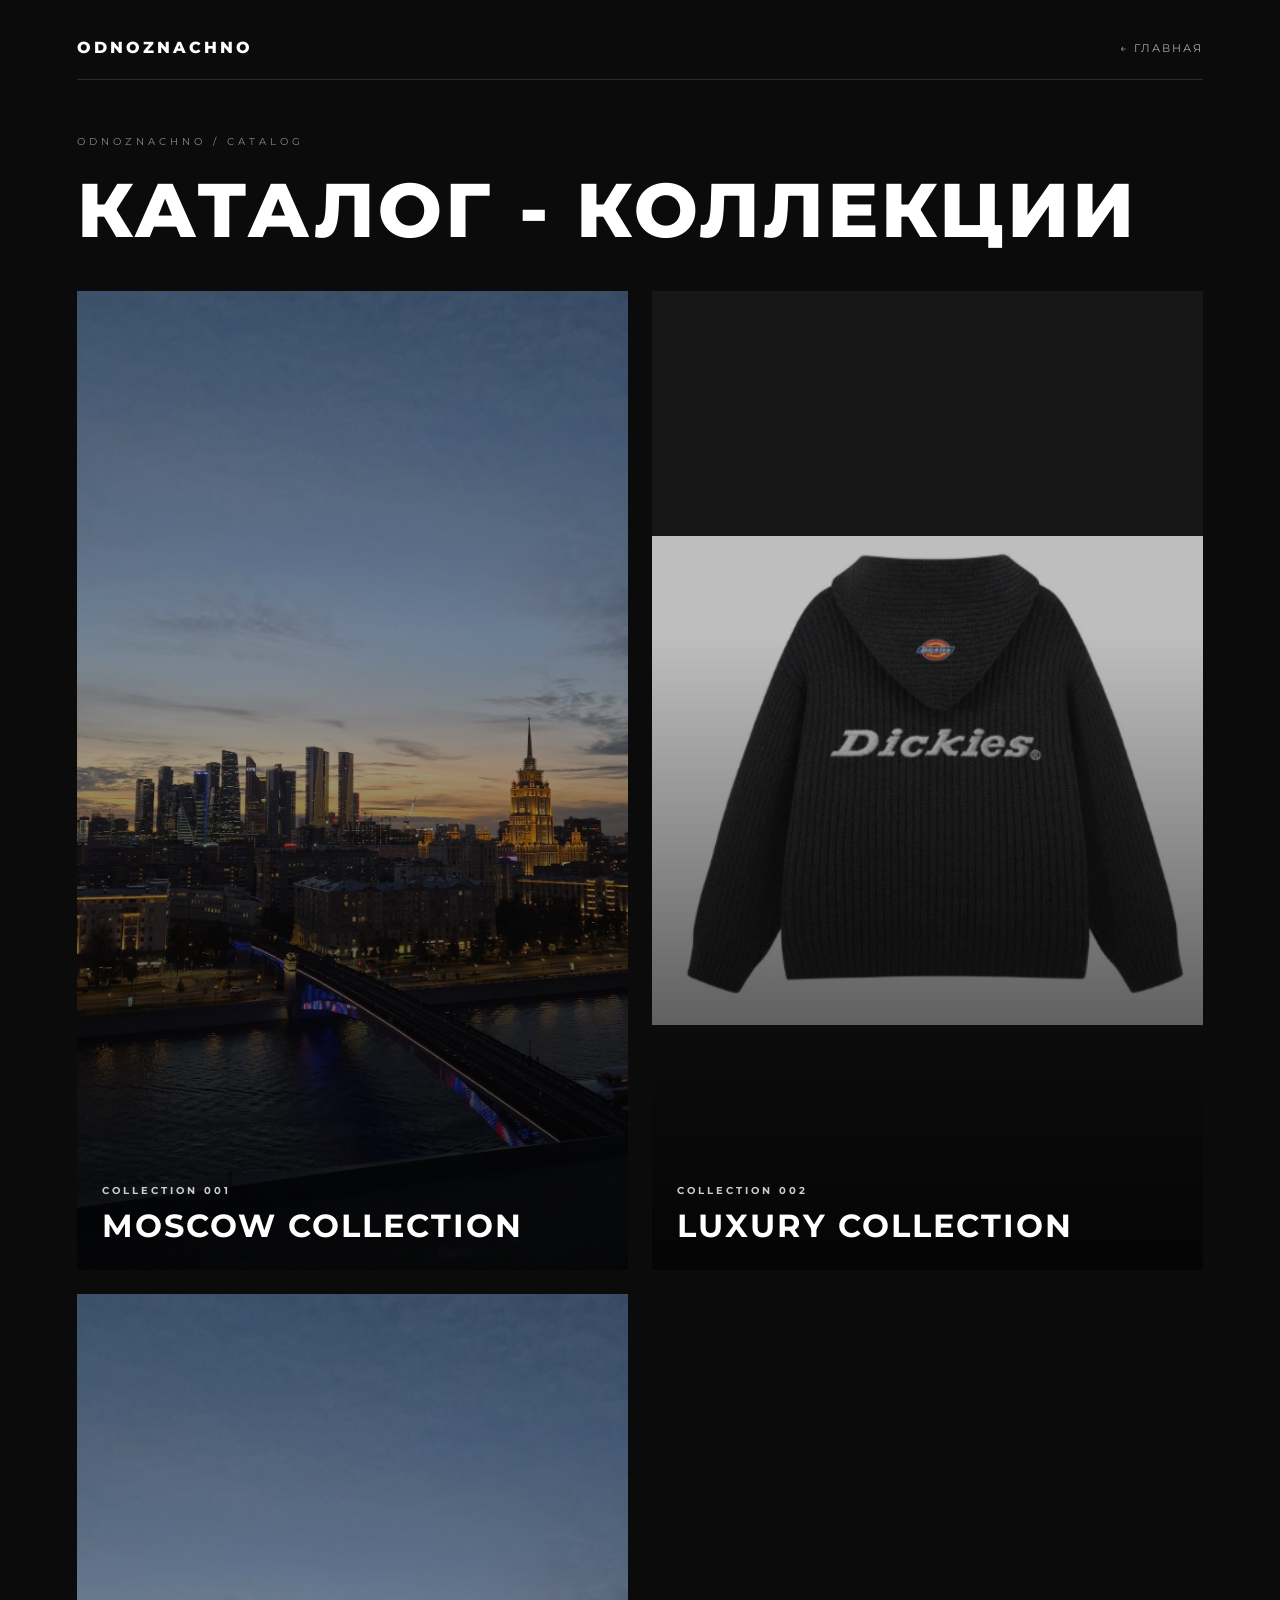
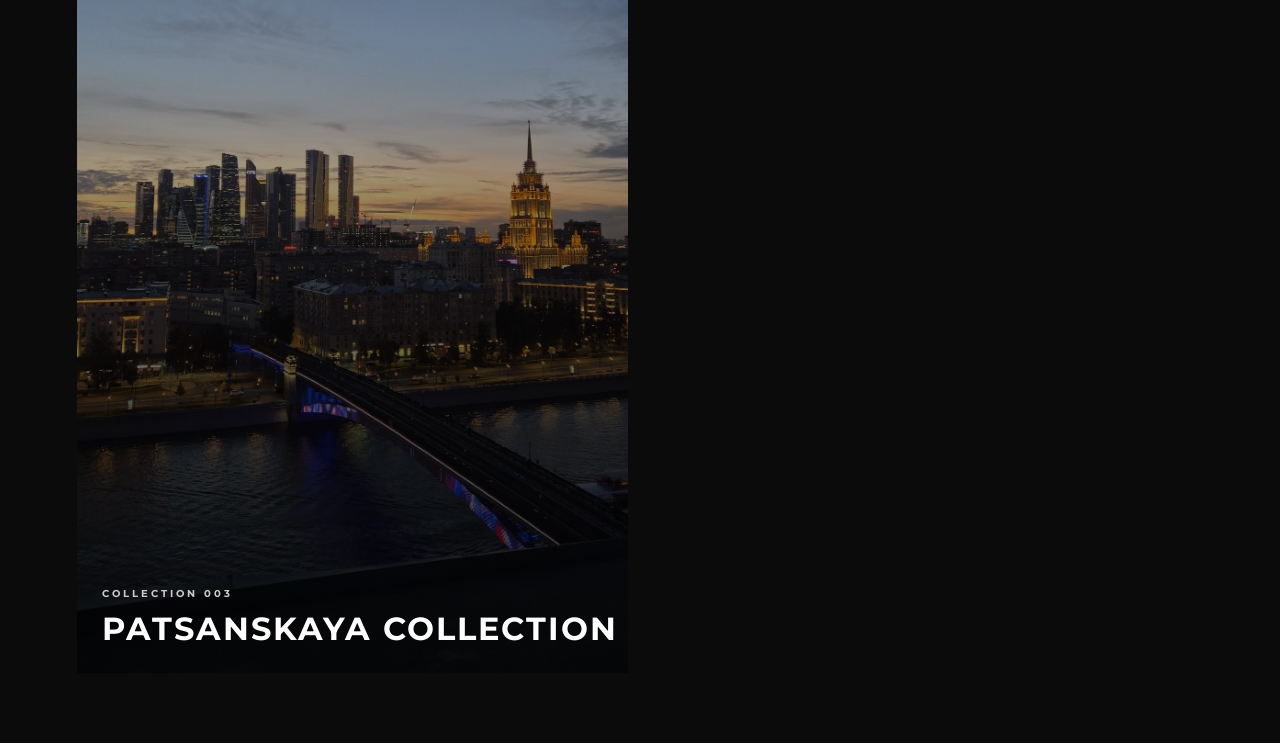
<file: collection/catalog.html>
<!DOCTYPE html><html lang="ru"><head><meta charset="UTF-8"><meta name="viewport" content="width=device-width, initial-scale=1.0"><title>Catalog — ODNOZNACHNO</title><link rel="stylesheet" href="/collection/collections.css"><link rel="preconnect" href="https://fonts.googleapis.com"><link href="https://fonts.googleapis.com/css2?family=Montserrat:wght@400;500;600;700;800&display=swap" rel="stylesheet"></head><body><main class="page"><div class="topline"><a class="brand" href="/index.html">ODNOZNACHNO</a><a class="back" href="/index.html">← ГЛАВНАЯ</a></div><p class="eyebrow">ODNOZNACHNO / CATALOG</p><h1 class="page-title">КАТАЛОГ - КОЛЛЕКЦИИ</h1><div class="collection-grid"><a class="collection-card" href="/collection/moscow-collection.html"><img src="/collection/img/moscow-2.JPG" alt="Moscow Collection"><span class="collection-name"><span class="collection-number">COLLECTION 001</span>MOSCOW COLLECTION</span></a><a class="collection-card" href="/collection/luxury-collection.html"><img src="/collection/img/2026-11-19_11-06-47.png" alt="Luxury Collection"><span class="collection-name"><span class="collection-number">COLLECTION 002</span>LUXURY COLLECTION</span></a><a class="collection-card" href="/collection/patsanskaya-collection.html"><img src="/collection/img/moscow-2.JPG" alt="Patsanskaya Collection"><span class="collection-name"><span class="collection-number">COLLECTION 003</span>PATSANSKAYA COLLECTION</span></a></div></main></body></html>
</file>
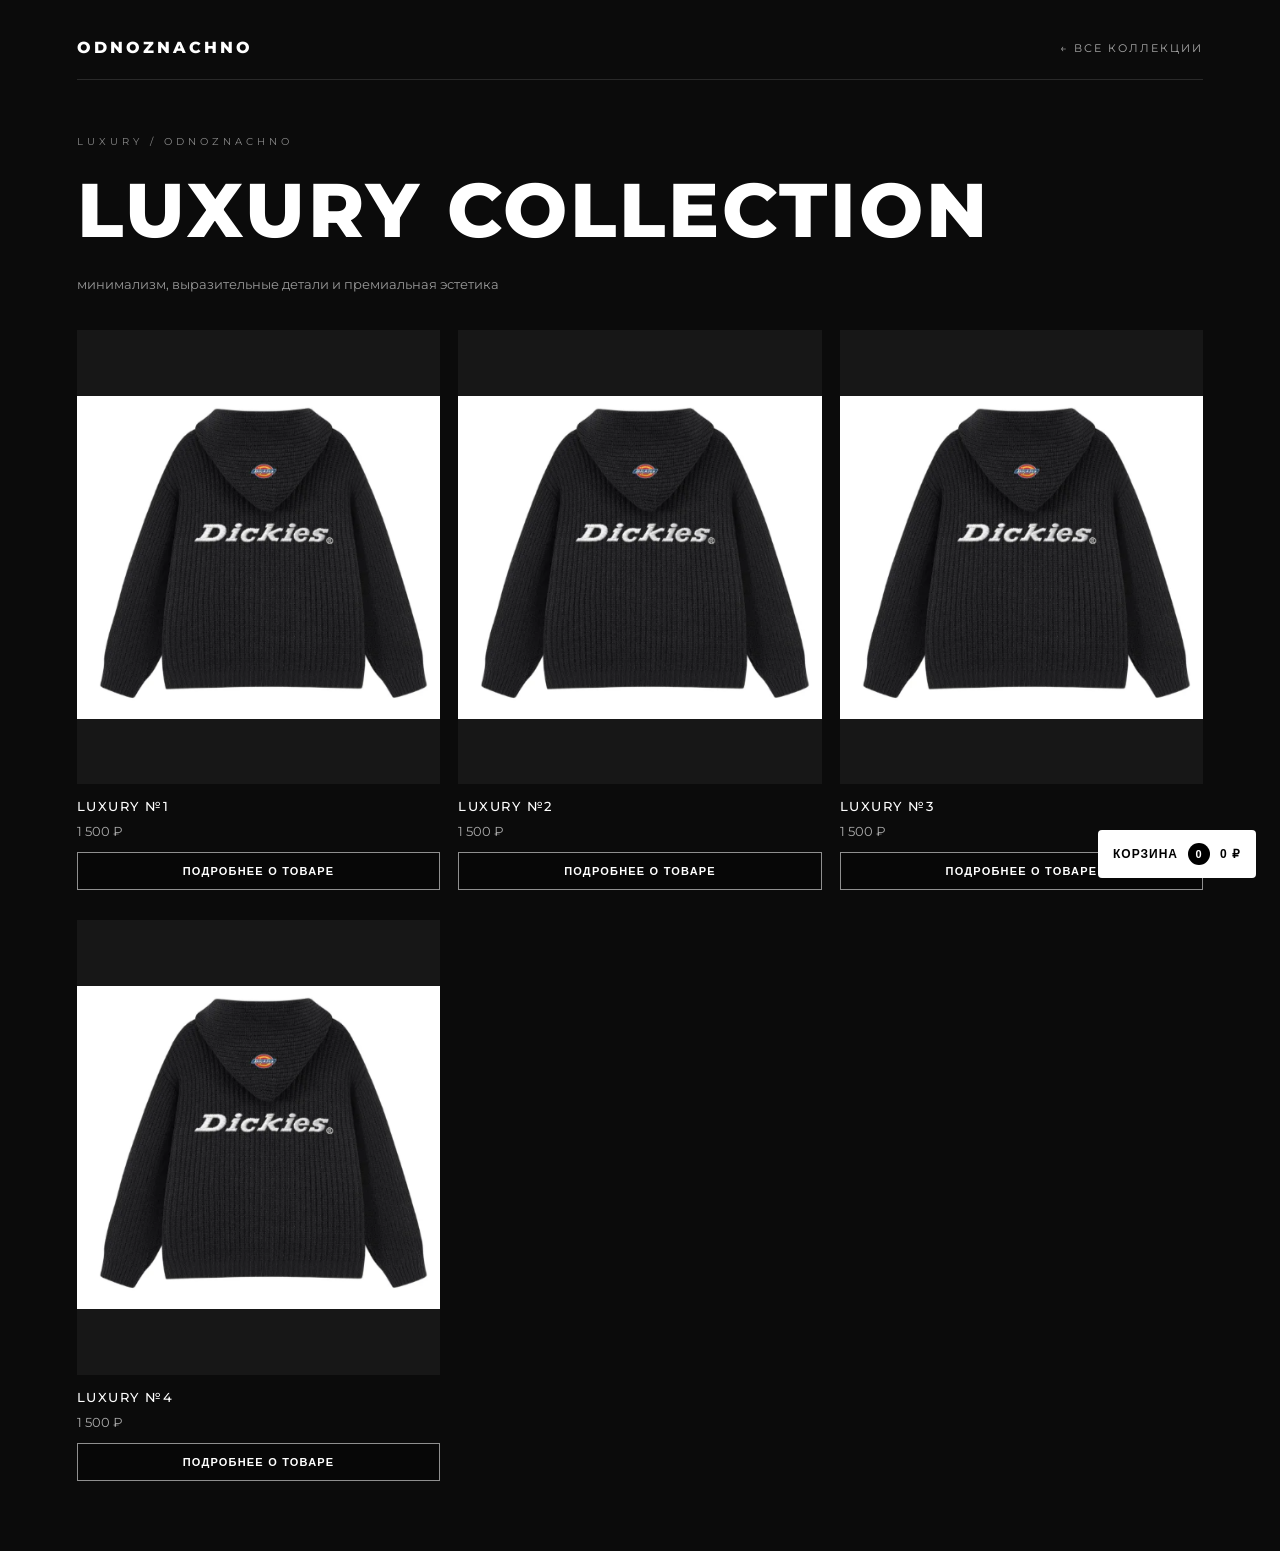
<file: collection/luxury-collection.html>
<!DOCTYPE html><html lang="ru"><head><meta charset="UTF-8"><meta name="viewport" content="width=device-width, initial-scale=1.0"><title>LUXURY COLLECTION — ODNOZNACHNO</title><link rel="stylesheet" href="/collection/collections.css"><link rel="preconnect" href="https://fonts.googleapis.com"><link href="https://fonts.googleapis.com/css2?family=Montserrat:wght@400;500;600;700;800&display=swap" rel="stylesheet"></head><body><main class="page"><div class="topline"><a class="brand" href="/index.html">ODNOZNACHNO</a><a class="back" href="/collection/catalog.html">← ВСЕ КОЛЛЕКЦИИ</a></div><p class="eyebrow">LUXURY / ODNOZNACHNO</p><h1 class="page-title">LUXURY COLLECTION</h1><p class="collection-intro">минимализм, выразительные детали и премиальная эстетика</p><div class="product-grid"><article class="product-item collection-product-card">
<img src="/img/2026-11-19_11-06-47.png" alt="LUXURY №1" class="product-preview" onclick="openProductDetails(0)">
<h2>LUXURY №1</h2>
<p class="collection-product-price">1 500 ₽</p>
<button class="details-button" type="button" onclick="openProductDetails(0)">ПОДРОБНЕЕ О ТОВАРЕ</button>
</article><article class="product-item collection-product-card">
<img src="/img/2026-11-19_11-06-47.png" alt="LUXURY №2" class="product-preview" onclick="openProductDetails(1)">
<h2>LUXURY №2</h2>
<p class="collection-product-price">1 500 ₽</p>
<button class="details-button" type="button" onclick="openProductDetails(1)">ПОДРОБНЕЕ О ТОВАРЕ</button>
</article><article class="product-item collection-product-card">
<img src="/img/2026-11-19_11-06-47.png" alt="LUXURY №3" class="product-preview" onclick="openProductDetails(2)">
<h2>LUXURY №3</h2>
<p class="collection-product-price">1 500 ₽</p>
<button class="details-button" type="button" onclick="openProductDetails(2)">ПОДРОБНЕЕ О ТОВАРЕ</button>
</article><article class="product-item collection-product-card">
<img src="/img/2026-11-19_11-06-47.png" alt="LUXURY №4" class="product-preview" onclick="openProductDetails(3)">
<h2>LUXURY №4</h2>
<p class="collection-product-price">1 500 ₽</p>
<button class="details-button" type="button" onclick="openProductDetails(3)">ПОДРОБНЕЕ О ТОВАРЕ</button>
</article></div></main><script>window.collectionProducts = [{"name": "LUXURY №1", "price": 1500, "images": ["/img/luxury-product-01-1.png", "/img/luxury-product-01-2.png", "/img/luxury-product-01-3.png"], "description": "Футболка ODNOZNACHNO из коллекции LUXURY COLLECTION. NOT JUST CLOTHING. IT'S AN ATTITUDE.", "material": "95% хлопок, 5% лайкра", "fit": "Relaxed Fit", "color": "Чёрный"}, {"name": "LUXURY №2", "price": 1500, "images": ["/img/luxury-product-02-1.png", "/img/luxury-product-02-2.png", "/img/luxury-product-02-3.png"], "description": "Футболка ODNOZNACHNO из коллекции LUXURY COLLECTION. NOT JUST CLOTHING. IT'S AN ATTITUDE.", "material": "95% хлопок, 5% лайкра", "fit": "Relaxed Fit", "color": "Чёрный"}, {"name": "LUXURY №3", "price": 1500, "images": ["/img/luxury-product-03-1.png", "/img/luxury-product-03-2.png", "/img/luxury-product-03-3.png"], "description": "Футболка ODNOZNACHNO из коллекции LUXURY COLLECTION. NOT JUST CLOTHING. IT'S AN ATTITUDE.", "material": "95% хлопок, 5% лайкра", "fit": "Relaxed Fit", "color": "Чёрный"}, {"name": "LUXURY №4", "price": 1500, "images": ["/img/luxury-product-04-1.png", "/img/luxury-product-04-2.png", "/img/luxury-product-04-3.png"], "description": "Футболка ODNOZNACHNO из коллекции LUXURY COLLECTION. NOT JUST CLOTHING. IT'S AN ATTITUDE.", "material": "95% хлопок, 5% лайкра", "fit": "Relaxed Fit", "color": "Чёрный"}];</script>

<!-- PRODUCT DETAILS MODAL -->
<div class="product-details-modal" id="productDetailsModal">
  <div class="product-details-content">
    <button class="product-details-close" type="button" onclick="closeProductDetails()">×</button>
    <div class="details-gallery">
      <div class="details-main-photo">
        <button class="details-photo-arrow prev" type="button" onclick="changeProductPhoto(-1)" aria-label="Предыдущее фото">‹</button>
        <img id="detailsMainImage" src="/img/2026-11-19_11-06-47.png" alt="Фото товара">
        <button class="details-photo-arrow next" type="button" onclick="changeProductPhoto(1)" aria-label="Следующее фото">›</button>
      </div>
      <div class="details-thumbnails" id="detailsThumbnails"></div>
    </div>
    <div class="details-info">
      <p class="details-eyebrow">ODNOZNACHNO / COLLECTION</p>
      <h2 id="detailsProductName">Футболка</h2>
      <p class="details-price" id="detailsProductPrice">1 500 ₽</p>
      <div class="details-description">
        <h3>О ТОВАРЕ</h3>
        <p id="detailsProductDescription">Футболка ODNOZNACHNO.</p>
      </div>
      <div class="details-specs">
        <p>МАТЕРИАЛ <span id="detailsProductMaterial">95% хлопок, 5% лайкра</span></p>
        <p>ПОСАДКА <span id="detailsProductFit">Relaxed Fit</span></p>
        <p>ЦВЕТ <span id="detailsProductColor">Чёрный</span></p>
      </div>
      <button class="details-buy-button" id="detailsBuyButton" type="button">ВЫБРАТЬ РАЗМЕР</button>
      <p class="details-note">Выбор размера и добавление в корзину — на следующем шаге</p>
    </div>
  </div>
</div>

<button class="floating-cart" onclick="openCart()">
  <span>КОРЗИНА</span><span class="cart-counter" id="cartCount">0</span><span id="floatingCartTotal">0 ₽</span>
</button>

<div class="order-modal" id="orderModal">
  <div class="order-content">
    <button class="close-modal" onclick="closeOrder()">×</button>
    <h2>ВЫБОР РАЗМЕРА</h2>
    <p id="orderProduct"></p><p id="orderPrice"></p>
    <h3>Размер</h3>
    <div class="sizes">
      <button onclick="selectSize(this)">M</button>
      <button onclick="selectSize(this)">L</button>
      <button onclick="selectSize(this)">XL</button>
      <button onclick="selectSize(this)">XXL</button>
    </div>
    <p id="sizeError">Сначала выберите размер</p>
    <button class="confirm-order" onclick="addToCart()">ДОБАВИТЬ В КОРЗИНУ</button>
  </div>
</div>

<div class="cart-modal" id="cartModal">
  <div class="cart-content">
    <button class="close-modal" onclick="closeCart()">×</button>
    <h2>ВАША КОРЗИНА</h2>
    <div id="cartItems"></div>
    <div class="cart-total"><span>ИТОГО:</span><span id="cartTotal">0 ₽</span></div>
    <button class="checkout-button" onclick="checkout()">ОФОРМИТЬ ЗАКАЗ</button>
    <button class="continue-button" onclick="closeCart()">ПРОДОЛЖИТЬ ПОКУПКИ</button>
  </div>
</div>

<div class="toast-notification" id="toastNotification">
  <div class="toast-icon"></div>
  <div class="toast-text"><strong></strong><span id="toastMessage"></span></div>
</div>

<script src="/java.js"></script>
</body></html>
</file>
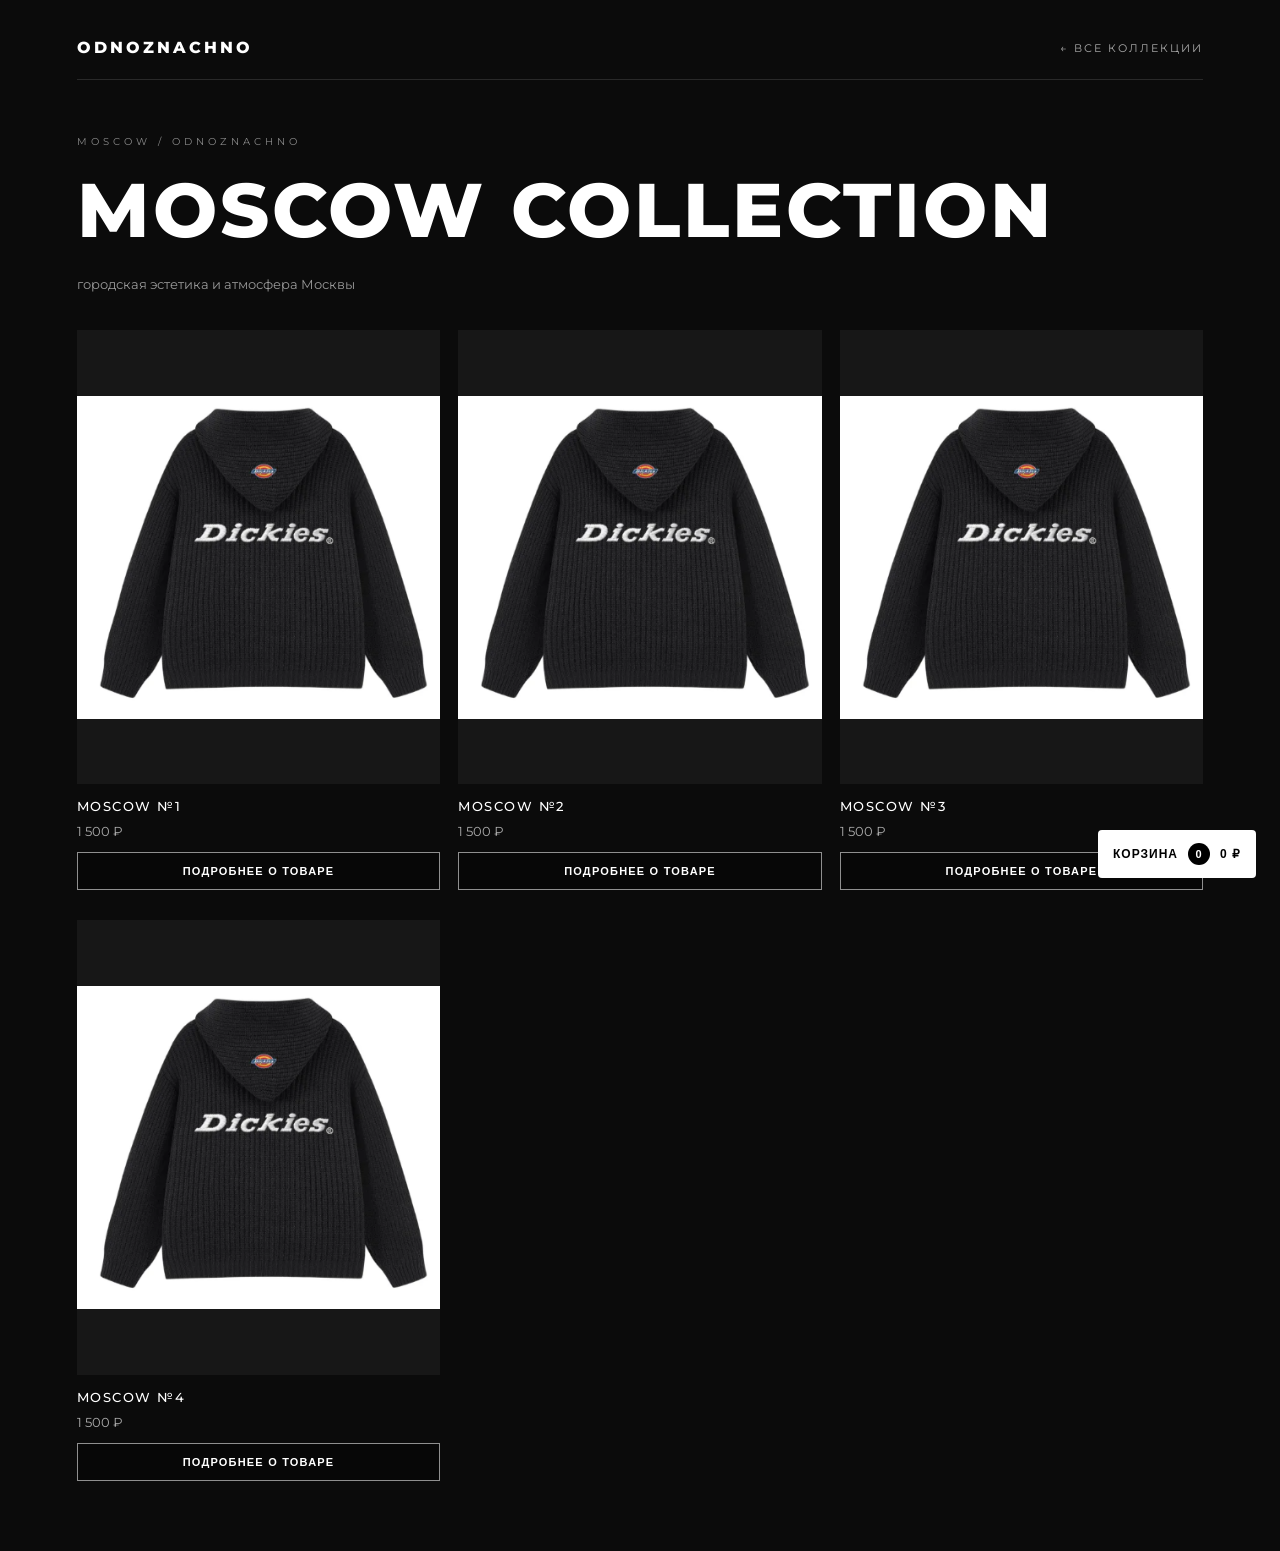
<file: collection/moscow-collection.html>
<!DOCTYPE html><html lang="ru"><head><meta charset="UTF-8"><meta name="viewport" content="width=device-width, initial-scale=1.0"><title>MOSCOW COLLECTION — ODNOZNACHNO</title><link rel="stylesheet" href="/collection/collections.css"><link rel="preconnect" href="https://fonts.googleapis.com"><link href="https://fonts.googleapis.com/css2?family=Montserrat:wght@400;500;600;700;800&display=swap" rel="stylesheet"></head><body><main class="page"><div class="topline"><a class="brand" href="/index.html">ODNOZNACHNO</a><a class="back" href="/collection/catalog.html">← ВСЕ КОЛЛЕКЦИИ</a></div><p class="eyebrow">MOSCOW / ODNOZNACHNO</p><h1 class="page-title">MOSCOW COLLECTION</h1><p class="collection-intro">городская эстетика и атмосфера Москвы</p><div class="product-grid"><article class="product-item collection-product-card">
<img src="/img/2026-11-19_11-06-47.png" alt="MOSCOW №1" class="product-preview" onclick="openProductDetails(0)">
<h2>MOSCOW №1</h2>
<p class="collection-product-price">1 500 ₽</p>
<button class="details-button" type="button" onclick="openProductDetails(0)">ПОДРОБНЕЕ О ТОВАРЕ</button>
</article><article class="product-item collection-product-card">
<img src="/img/2026-11-19_11-06-47.png" alt="MOSCOW №2" class="product-preview" onclick="openProductDetails(1)">
<h2>MOSCOW №2</h2>
<p class="collection-product-price">1 500 ₽</p>
<button class="details-button" type="button" onclick="openProductDetails(1)">ПОДРОБНЕЕ О ТОВАРЕ</button>
</article><article class="product-item collection-product-card">
<img src="/img/2026-11-19_11-06-47.png" alt="MOSCOW №3" class="product-preview" onclick="openProductDetails(2)">
<h2>MOSCOW №3</h2>
<p class="collection-product-price">1 500 ₽</p>
<button class="details-button" type="button" onclick="openProductDetails(2)">ПОДРОБНЕЕ О ТОВАРЕ</button>
</article><article class="product-item collection-product-card">
<img src="/img/2026-11-19_11-06-47.png" alt="MOSCOW №4" class="product-preview" onclick="openProductDetails(3)">
<h2>MOSCOW №4</h2>
<p class="collection-product-price">1 500 ₽</p>
<button class="details-button" type="button" onclick="openProductDetails(3)">ПОДРОБНЕЕ О ТОВАРЕ</button>
</article></div></main><script>window.collectionProducts = [{"name": "MOSCOW №1", "price": 1500, "images": ["/img/moscow-product-01-1.png", "/img/moscow-product-01-2.png", "/img/moscow-product-01-3.png"], "description": "Футболка ODNOZNACHNO из коллекции MOSCOW COLLECTION. NOT JUST CLOTHING. IT'S AN ATTITUDE.", "material": "95% хлопок, 5% лайкра", "fit": "Relaxed Fit", "color": "Чёрный"}, {"name": "MOSCOW №2", "price": 1500, "images": ["/img/moscow-product-02-1.png", "/img/moscow-product-02-2.png", "/img/moscow-product-02-3.png"], "description": "Футболка ODNOZNACHNO из коллекции MOSCOW COLLECTION. NOT JUST CLOTHING. IT'S AN ATTITUDE.", "material": "95% хлопок, 5% лайкра", "fit": "Relaxed Fit", "color": "Чёрный"}, {"name": "MOSCOW №3", "price": 1500, "images": ["/img/moscow-product-03-1.png", "/img/moscow-product-03-2.png", "/img/moscow-product-03-3.png"], "description": "Футболка ODNOZNACHNO из коллекции MOSCOW COLLECTION. NOT JUST CLOTHING. IT'S AN ATTITUDE.", "material": "95% хлопок, 5% лайкра", "fit": "Relaxed Fit", "color": "Чёрный"}, {"name": "MOSCOW №4", "price": 1500, "images": ["/img/moscow-product-04-1.png", "/img/moscow-product-04-2.png", "/img/moscow-product-04-3.png"], "description": "Футболка ODNOZNACHNO из коллекции MOSCOW COLLECTION. NOT JUST CLOTHING. IT'S AN ATTITUDE.", "material": "95% хлопок, 5% лайкра", "fit": "Relaxed Fit", "color": "Чёрный"}];</script>

<!-- PRODUCT DETAILS MODAL -->
<div class="product-details-modal" id="productDetailsModal">
  <div class="product-details-content">
    <button class="product-details-close" type="button" onclick="closeProductDetails()">×</button>
    <div class="details-gallery">
      <div class="details-main-photo">
        <button class="details-photo-arrow prev" type="button" onclick="changeProductPhoto(-1)" aria-label="Предыдущее фото">‹</button>
        <img id="detailsMainImage" src="/img/2026-11-19_11-06-47.png" alt="Фото товара">
        <button class="details-photo-arrow next" type="button" onclick="changeProductPhoto(1)" aria-label="Следующее фото">›</button>
      </div>
      <div class="details-thumbnails" id="detailsThumbnails"></div>
    </div>
    <div class="details-info">
      <p class="details-eyebrow">ODNOZNACHNO / COLLECTION</p>
      <h2 id="detailsProductName">Футболка</h2>
      <p class="details-price" id="detailsProductPrice">1 500 ₽</p>
      <div class="details-description">
        <h3>О ТОВАРЕ</h3>
        <p id="detailsProductDescription">Футболка ODNOZNACHNO.</p>
      </div>
      <div class="details-specs">
        <p>МАТЕРИАЛ <span id="detailsProductMaterial">95% хлопок, 5% лайкра</span></p>
        <p>ПОСАДКА <span id="detailsProductFit">Relaxed Fit</span></p>
        <p>ЦВЕТ <span id="detailsProductColor">Чёрный</span></p>
      </div>
      <button class="details-buy-button" id="detailsBuyButton" type="button">ВЫБРАТЬ РАЗМЕР</button>
      <p class="details-note">Выбор размера и добавление в корзину — на следующем шаге</p>
    </div>
  </div>
</div>

<button class="floating-cart" onclick="openCart()">
  <span>КОРЗИНА</span><span class="cart-counter" id="cartCount">0</span><span id="floatingCartTotal">0 ₽</span>
</button>

<div class="order-modal" id="orderModal">
  <div class="order-content">
    <button class="close-modal" onclick="closeOrder()">×</button>
    <h2>ВЫБОР РАЗМЕРА</h2>
    <p id="orderProduct"></p><p id="orderPrice"></p>
    <h3>Размер</h3>
    <div class="sizes">
      <button onclick="selectSize(this)">M</button>
      <button onclick="selectSize(this)">L</button>
      <button onclick="selectSize(this)">XL</button>
      <button onclick="selectSize(this)">XXL</button>
    </div>
    <p id="sizeError">Сначала выберите размер</p>
    <button class="confirm-order" onclick="addToCart()">ДОБАВИТЬ В КОРЗИНУ</button>
  </div>
</div>

<div class="cart-modal" id="cartModal">
  <div class="cart-content">
    <button class="close-modal" onclick="closeCart()">×</button>
    <h2>ВАША КОРЗИНА</h2>
    <div id="cartItems"></div>
    <div class="cart-total"><span>ИТОГО:</span><span id="cartTotal">0 ₽</span></div>
    <button class="checkout-button" onclick="checkout()">ОФОРМИТЬ ЗАКАЗ</button>
    <button class="continue-button" onclick="closeCart()">ПРОДОЛЖИТЬ ПОКУПКИ</button>
  </div>
</div>

<div class="toast-notification" id="toastNotification">
  <div class="toast-icon"></div>
  <div class="toast-text"><strong></strong><span id="toastMessage"></span></div>
</div>

<script src="/java.js"></script>
</body></html>
</file>
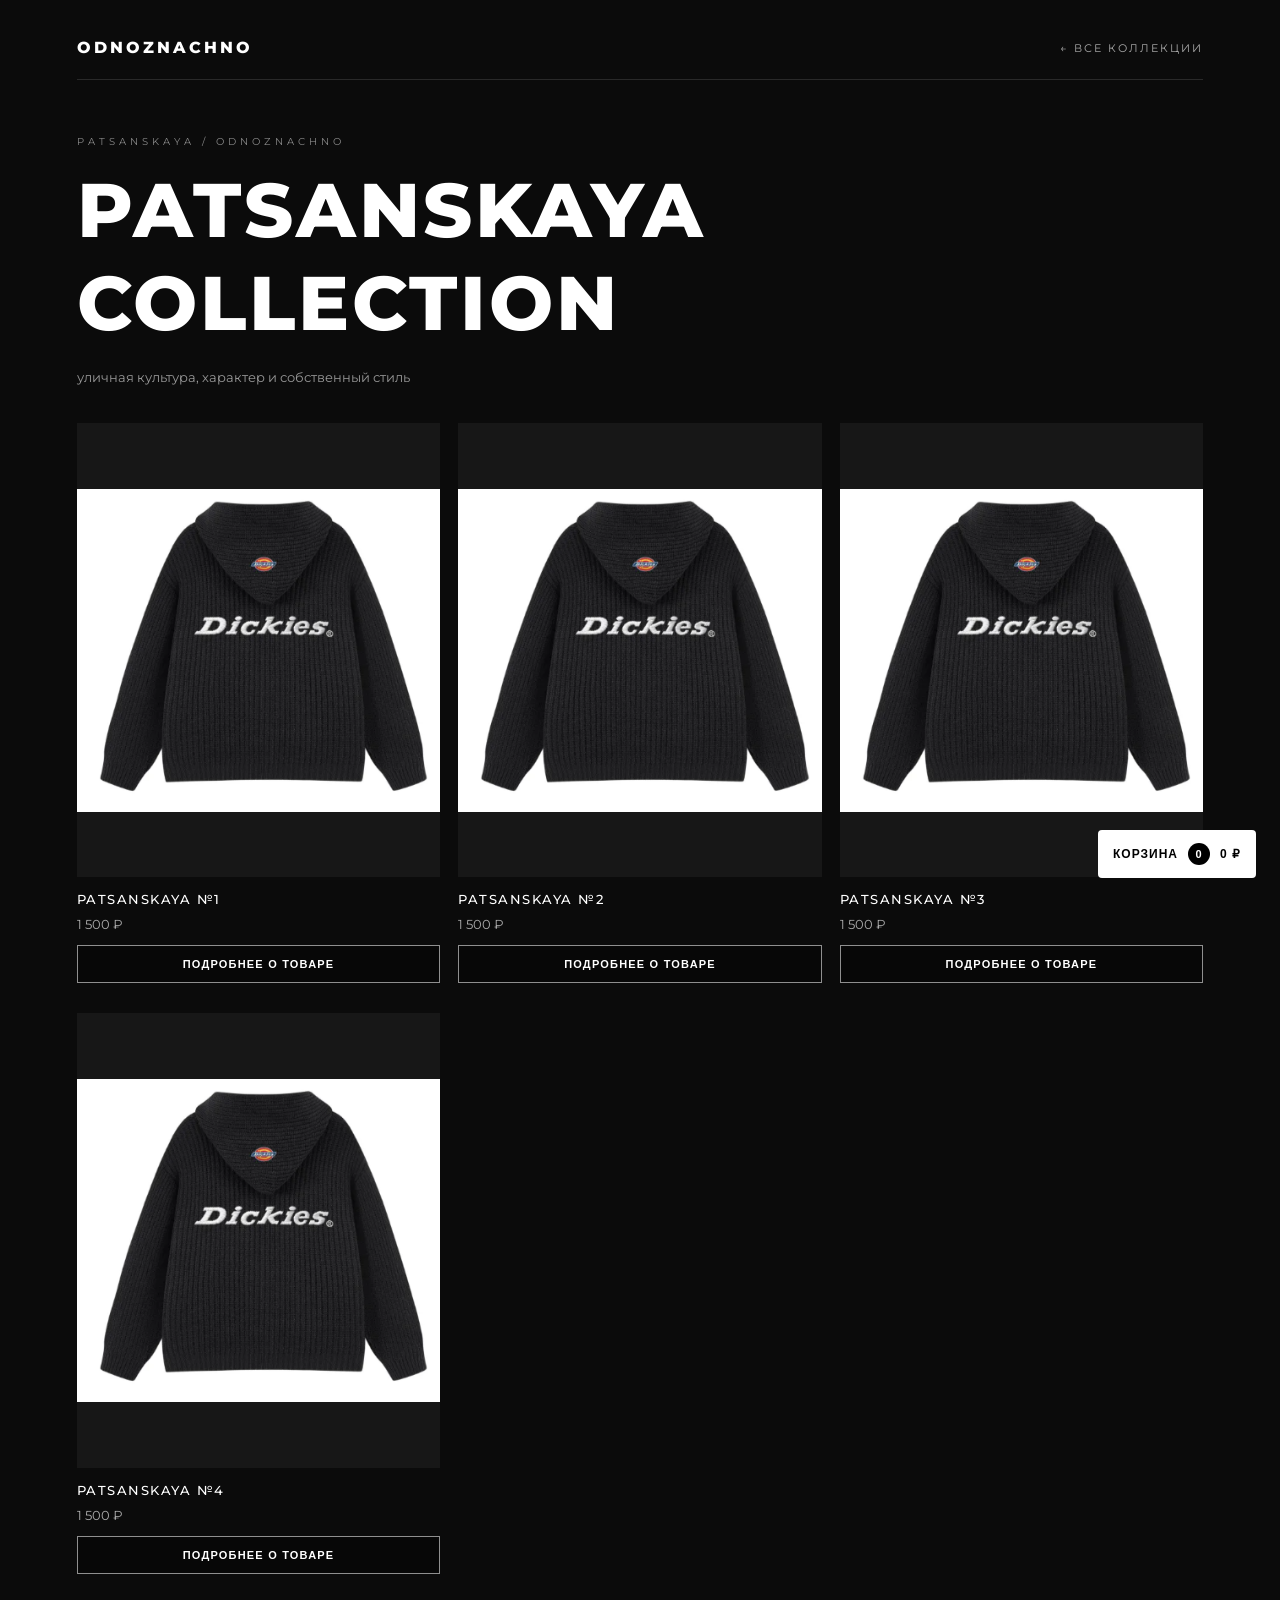
<file: collection/patsanskaya-collection.html>
<!DOCTYPE html><html lang="ru"><head><meta charset="UTF-8"><meta name="viewport" content="width=device-width, initial-scale=1.0"><title>PATSANSKAYA COLLECTION — ODNOZNACHNO</title><link rel="stylesheet" href="/collection/collections.css"><link rel="preconnect" href="https://fonts.googleapis.com"><link href="https://fonts.googleapis.com/css2?family=Montserrat:wght@400;500;600;700;800&display=swap" rel="stylesheet"></head><body><main class="page"><div class="topline"><a class="brand" href="/index.html">ODNOZNACHNO</a><a class="back" href="/collection/catalog.html">← ВСЕ КОЛЛЕКЦИИ</a></div><p class="eyebrow">PATSANSKAYA / ODNOZNACHNO</p><h1 class="page-title">PATSANSKAYA COLLECTION</h1><p class="collection-intro">уличная культура, характер и собственный стиль</p><div class="product-grid"><article class="product-item collection-product-card">
<img src="/img/2026-11-19_11-06-47.png" alt="PATSANSKAYA №1" class="product-preview" onclick="openProductDetails(0)">
<h2>PATSANSKAYA №1</h2>
<p class="collection-product-price">1 500 ₽</p>
<button class="details-button" type="button" onclick="openProductDetails(0)">ПОДРОБНЕЕ О ТОВАРЕ</button>
</article><article class="product-item collection-product-card">
<img src="/img/2026-11-19_11-06-47.png" alt="PATSANSKAYA №2" class="product-preview" onclick="openProductDetails(1)">
<h2>PATSANSKAYA №2</h2>
<p class="collection-product-price">1 500 ₽</p>
<button class="details-button" type="button" onclick="openProductDetails(1)">ПОДРОБНЕЕ О ТОВАРЕ</button>
</article><article class="product-item collection-product-card">
<img src="/img/2026-11-19_11-06-47.png" alt="PATSANSKAYA №3" class="product-preview" onclick="openProductDetails(2)">
<h2>PATSANSKAYA №3</h2>
<p class="collection-product-price">1 500 ₽</p>
<button class="details-button" type="button" onclick="openProductDetails(2)">ПОДРОБНЕЕ О ТОВАРЕ</button>
</article><article class="product-item collection-product-card">
<img src="/img/2026-11-19_11-06-47.png" alt="PATSANSKAYA №4" class="product-preview" onclick="openProductDetails(3)">
<h2>PATSANSKAYA №4</h2>
<p class="collection-product-price">1 500 ₽</p>
<button class="details-button" type="button" onclick="openProductDetails(3)">ПОДРОБНЕЕ О ТОВАРЕ</button>
</article></div></main><script>window.collectionProducts = [{"name": "PATSANSKAYA №1", "price": 1500, "images": ["/img/patsanskaya-product-01-1.png", "/img/patsanskaya-product-01-2.png", "/img/patsanskaya-product-01-3.png"], "description": "Футболка ODNOZNACHNO из коллекции PATSANSKAYA COLLECTION. NOT JUST CLOTHING. IT'S AN ATTITUDE.", "material": "95% хлопок, 5% лайкра", "fit": "Relaxed Fit", "color": "Чёрный"}, {"name": "PATSANSKAYA №2", "price": 1500, "images": ["/img/patsanskaya-product-02-1.png", "/img/patsanskaya-product-02-2.png", "/img/patsanskaya-product-02-3.png"], "description": "Футболка ODNOZNACHNO из коллекции PATSANSKAYA COLLECTION. NOT JUST CLOTHING. IT'S AN ATTITUDE.", "material": "95% хлопок, 5% лайкра", "fit": "Relaxed Fit", "color": "Чёрный"}, {"name": "PATSANSKAYA №3", "price": 1500, "images": ["/img/patsanskaya-product-03-1.png", "/img/patsanskaya-product-03-2.png", "/img/patsanskaya-product-03-3.png"], "description": "Футболка ODNOZNACHNO из коллекции PATSANSKAYA COLLECTION. NOT JUST CLOTHING. IT'S AN ATTITUDE.", "material": "95% хлопок, 5% лайкра", "fit": "Relaxed Fit", "color": "Чёрный"}, {"name": "PATSANSKAYA №4", "price": 1500, "images": ["/img/patsanskaya-product-04-1.png", "/img/patsanskaya-product-04-2.png", "/img/patsanskaya-product-04-3.png"], "description": "Футболка ODNOZNACHNO из коллекции PATSANSKAYA COLLECTION. NOT JUST CLOTHING. IT'S AN ATTITUDE.", "material": "95% хлопок, 5% лайкра", "fit": "Relaxed Fit", "color": "Чёрный"}];</script>

<!-- PRODUCT DETAILS MODAL -->
<div class="product-details-modal" id="productDetailsModal">
  <div class="product-details-content">
    <button class="product-details-close" type="button" onclick="closeProductDetails()">×</button>
    <div class="details-gallery">
      <div class="details-main-photo">
        <button class="details-photo-arrow prev" type="button" onclick="changeProductPhoto(-1)" aria-label="Предыдущее фото">‹</button>
        <img id="detailsMainImage" src="/img/2026-11-19_11-06-47.png" alt="Фото товара">
        <button class="details-photo-arrow next" type="button" onclick="changeProductPhoto(1)" aria-label="Следующее фото">›</button>
      </div>
      <div class="details-thumbnails" id="detailsThumbnails"></div>
    </div>
    <div class="details-info">
      <p class="details-eyebrow">ODNOZNACHNO / COLLECTION</p>
      <h2 id="detailsProductName">Футболка</h2>
      <p class="details-price" id="detailsProductPrice">1 500 ₽</p>
      <div class="details-description">
        <h3>О ТОВАРЕ</h3>
        <p id="detailsProductDescription">Футболка ODNOZNACHNO.</p>
      </div>
      <div class="details-specs">
        <p>МАТЕРИАЛ <span id="detailsProductMaterial">95% хлопок, 5% лайкра</span></p>
        <p>ПОСАДКА <span id="detailsProductFit">Relaxed Fit</span></p>
        <p>ЦВЕТ <span id="detailsProductColor">Чёрный</span></p>
      </div>
      <button class="details-buy-button" id="detailsBuyButton" type="button">ВЫБРАТЬ РАЗМЕР</button>
      <p class="details-note">Выбор размера и добавление в корзину — на следующем шаге</p>
    </div>
  </div>
</div>

<button class="floating-cart" onclick="openCart()">
  <span>КОРЗИНА</span><span class="cart-counter" id="cartCount">0</span><span id="floatingCartTotal">0 ₽</span>
</button>

<div class="order-modal" id="orderModal">
  <div class="order-content">
    <button class="close-modal" onclick="closeOrder()">×</button>
    <h2>ВЫБОР РАЗМЕРА</h2>
    <p id="orderProduct"></p><p id="orderPrice"></p>
    <h3>Размер</h3>
    <div class="sizes">
      <button onclick="selectSize(this)">M</button>
      <button onclick="selectSize(this)">L</button>
      <button onclick="selectSize(this)">XL</button>
      <button onclick="selectSize(this)">XXL</button>
    </div>
    <p id="sizeError">Сначала выберите размер</p>
    <button class="confirm-order" onclick="addToCart()">ДОБАВИТЬ В КОРЗИНУ</button>
  </div>
</div>

<div class="cart-modal" id="cartModal">
  <div class="cart-content">
    <button class="close-modal" onclick="closeCart()">×</button>
    <h2>ВАША КОРЗИНА</h2>
    <div id="cartItems"></div>
    <div class="cart-total"><span>ИТОГО:</span><span id="cartTotal">0 ₽</span></div>
    <button class="checkout-button" onclick="checkout()">ОФОРМИТЬ ЗАКАЗ</button>
    <button class="continue-button" onclick="closeCart()">ПРОДОЛЖИТЬ ПОКУПКИ</button>
  </div>
</div>

<div class="toast-notification" id="toastNotification">
  <div class="toast-icon"></div>
  <div class="toast-text"><strong></strong><span id="toastMessage"></span></div>
</div>

<script src="/java.js"></script>
</body></html>
</file>
<file: collection/collections.css>
*{margin:0;padding:0;box-sizing:border-box}body{background:#0b0b0b;color:#fff;font-family:Montserrat,Arial,sans-serif}.page{min-height:100vh;padding:38px 6% 70px;max-width:1500px;margin:auto}.topline{display:flex;justify-content:space-between;align-items:center;border-bottom:1px solid #292929;padding-bottom:22px;margin-bottom:55px}.brand{font-weight:800;letter-spacing:3px;color:#fff;text-decoration:none}.back{color:#aaa;text-decoration:none;font-size:11px;letter-spacing:2px}.eyebrow{font-size:10px;letter-spacing:4px;color:#888;margin-bottom:15px}.page-title{font-size:clamp(38px,7vw,76px);letter-spacing:3px;font-weight:800;margin-bottom:35px}.collection-grid{display:grid;grid-template-columns:repeat(2,minmax(0,1fr));gap:24px}.collection-card{position:relative;display:block;overflow:hidden;min-height:330px;background:#171717;color:#fff;text-decoration:none}.collection-card img{display:block;width:100%;height:100%;min-height:330px;object-fit:contain;opacity:.72;transition:transform .6s,opacity .4s}.collection-card:hover img{transform:scale(1.04);opacity:.9}.collection-card:after{content:"";position:absolute;inset:0;background:linear-gradient(0deg,rgba(0,0,0,.8),transparent 65%)}.collection-name{position:absolute;z-index:1;left:25px;bottom:25px;font-size:clamp(19px,3vw,32px);font-weight:700;letter-spacing:2px}.collection-number{display:block;font-size:10px;color:#ccc;letter-spacing:3px;margin-bottom:9px}.product-grid{display:grid;grid-template-columns:repeat(3,minmax(0,1fr));gap:30px 18px}.product-item img{width:100%;aspect-ratio:4/5;object-fit:cover;display:block;background:#171717}.product-item h2{font-size:13px;font-weight:500;letter-spacing:1.5px;margin-top:14px}.collection-intro{color:#999;font-size:13px;line-height:1.7;margin-top:-18px;margin-bottom:35px}@media(max-width:700px){.page{padding:24px 15px 45px}.topline{margin-bottom:35px}.collection-grid{grid-template-columns:1fr;gap:15px}.collection-card,.collection-card img{min-height:270px}.collection-name{left:18px;bottom:18px}.product-grid{grid-template-columns:repeat(2,minmax(0,1fr));gap:24px 12px}.product-item h2{font-size:10px;letter-spacing:1px}}
.details-button {
    width: 100%;
    margin-bottom: 9px;
    padding: 12px 8px;
    color: white;
    background: rgba(0, 0, 0, 0.35);
    border: 1px solid rgba(255,255,255,0.55);
    font-size: 11px;
    font-weight: 700;
    letter-spacing: 1.2px;
    cursor: pointer;
    transition: .25s ease;
}

.details-button:hover {
    background: white;
    color: black;
}

.product-details-modal {
    display: none;
    position: fixed;
    inset: 0;
    z-index: 3000;
    align-items: center;
    justify-content: center;
    padding: 22px;
    background: rgba(0,0,0,.82);
    backdrop-filter: blur(9px);
}

.product-details-content {
    position: relative;
    display: grid;
    grid-template-columns: minmax(0, 1.05fr) minmax(0, .95fr);
    gap: 38px;
    width: min(1050px, 100%);
    max-height: 90vh;
    overflow-y: auto;
    padding: 34px;
    color: white;
    border: 1px solid rgba(255,255,255,.25);
    background:
        linear-gradient(rgba(0,0,0,.78), rgba(0,0,0,.88)),
        url("") center / cover;
}

.product-details-close {
    position: absolute;
    z-index: 2;
    top: 10px;
    right: 17px;
    border: 0;
    background: transparent;
    color: white;
    font-size: 35px;
    line-height: 1;
    cursor: pointer;
}

.details-gallery {
    min-width: 0;
}

.details-main-photo {
    position: relative;
    width: 100%;
    background: rgba(0,0,0,.35);
}

.details-main-photo > img {
    display: block;
    width: 100%;
    aspect-ratio: 4 / 5;
    object-fit: contain;
}

.details-photo-arrow {
    position: absolute;
    top: 50%;
    z-index: 1;
    transform: translateY(-50%);
    width: 38px;
    height: 48px;
    align-items: center;
    justify-content: center;
    border: 1px solid rgba(255,255,255,.5);
    background: rgba(0,0,0,.55);
    color: white;
    font-size: 28px;
    cursor: pointer;
}

.details-photo-arrow.prev { left: 10px; }
.details-photo-arrow.next { right: 10px; }

.details-thumbnails {
    display: flex;
    gap: 9px;
    margin-top: 10px;
    overflow-x: auto;
}

.details-thumbnail {
    flex: 0 0 65px;
    padding: 0;
    border: 1px solid rgba(255,255,255,.25);
    background: transparent;
    opacity: .65;
    cursor: pointer;
}

.details-thumbnail.active {
    border-color: white;
    opacity: 1;
}

.details-thumbnail img {
    display: block;
    width: 100%;
    aspect-ratio: 1;
    object-fit: contain;
}

.details-info {
    align-self: center;
    padding: 12px 5px;
}

.details-eyebrow {
    color: #aaa;
    font-size: 10px;
    letter-spacing: 3px;
    margin-bottom: 18px;
}

.details-info h2 {
    font-size: clamp(24px, 3vw, 36px);
    letter-spacing: 1px;
    margin: 0 0 12px;
}

.details-price {
    font-size: 20px;
    margin-bottom: 35px;
}

.details-description h3 {
    font-size: 11px;
    letter-spacing: 2px;
    margin-bottom: 12px;
}

.details-description p {
    color: #c4c4c4;
    font-size: 13px;
    line-height: 1.8;
}

.details-specs {
    margin: 28px 0;
    border-top: 1px solid rgba(255,255,255,.2);
}

.details-specs p {
    display: flex;
    justify-content: space-between;
    gap: 12px;
    padding: 13px 0;
    border-bottom: 1px solid rgba(255,255,255,.15);
    color: #999;
    font-size: 10px;
    letter-spacing: 1px;
}

.details-specs span {
    color: white;
    text-align: right;
    font-size: 11px;
    letter-spacing: 0;
}

.details-buy-button {
    width: 100%;
    padding: 16px;
    border: 1px solid white;
    background: white;
    color: black;
    font-size: 12px;
    font-weight: 800;
    letter-spacing: 1.5px;
    cursor: pointer;
    transition: .25s;
}

.details-buy-button:hover {
    background: transparent;
    color: white;
}

.details-note {
    margin-top: 12px;
    color: #888;
    font-size: 10px;
    line-height: 1.6;
    text-align: center;
}

/* NEW DROP SLIDER */

.order-modal {
    display: none;
    position: fixed;
    inset: 0;
    background: rgba(0, 0, 0, 0.85);
    z-index: 1000;
    justify-content: center;
    align-items: center;
    padding: 15px;
}

/* ОКНО ВЫБОРА РАЗМЕРА */

.order-content {
    position: relative;

    background:
        linear-gradient(
            rgba(0, 0, 0, 0.75),
            rgba(0, 0, 0, 0.82)
        ),
        url("");

    background-size: cover;
    background-position: center;

    color: white;
    border: 1px solid rgba(255,255,255,0.3);

    padding: 35px 25px;
    width: 100%;
    max-width: 420px;
    
    text-align: center;
}

/* ЗАГОЛОВОК */

.order-content h2 {
    font-family: 'Montserrat', sans-serif;
    font-size: 20px;
    letter-spacing: 2px;
    margin-bottom: 25px;
}

/* НАЗВАНИЕ И ЦЕНА */

#orderProduct {
    font-size: 16px;
    margin-bottom: 10px;
}

#orderPrice {
    color: #ddd;
    font-size: 15px;
}

/* ВЫБОР РАЗМЕРА */

.order-content h3 {
    margin: 25px 0 15px;
    font-size: 14px;
    letter-spacing: 1px;
}

.sizes {
    display: flex;
    justify-content: center;
    gap: 10px;
}

.sizes button {
    width: 55px;
    height: 45px;

    background: rgba(0,0,0,0.45);
    color: white;

    border: 1px solid rgba(255,255,255,0.5);

    cursor: pointer;
    transition: 0.3s;
}

.sizes button:hover,
.sizes button.active {
    background: white;
    color: black;
    border-color: white;
}

/* КНОПКА ДОБАВЛЕНИЯ */

.confirm-order {
    width: 100%;
    margin-top: 25px;
    padding: 15px;

    background: white;
    color: black;
    border: none;

    font-family: 'Montserrat', sans-serif;
    font-weight: 700;
    letter-spacing: 1px;

    cursor: pointer;
    transition: 0.3s;
}

.confirm-order:hover {
    background: #ccc;
}

/* КРЕСТИК */

.close-modal {
    color: white;
    background: transparent;
}

/* МОБИЛЬНАЯ ВЕРСИЯ */

@media (max-width: 480px) {
    .order-content {
        padding: 30px 18px;
    }

    .sizes {
        gap: 7px;
    }

    .sizes button {
        flex: 1;
        max-width: 60px;
    }
}

#orderProduct {
    margin-bottom: 10px;
}

#orderPrice {
    color: #aaa;
}

.close-modal {
    position: absolute;
    top: 10px;
    right: 15px;
    background: none;
    border: none;
    color: white;
    font-size: 30px;
    cursor: pointer;
}

.sizes {
    display: flex;
    justify-content: center;
    gap: 10px;
}

.sizes button {
    width: 55px;
    height: 45px;
    background: transparent;
    color: white;
    border: 1px solid #666;
    cursor: pointer;
}

.sizes button.active {
    background: white;
    color: black;
    border-color: white;
}

#sizeError {
    color: #ff5555;
    font-size: 13px;
    margin-top: 12px;
    display: none;
}

.confirm-order {
    width: 100%;
    margin-top: 25px;
    padding: 15px;
    background: white;
    color: black;
    border: none;
    cursor: pointer;
    font-weight: bold;
}

.confirm-order:hover {
    background: #ccc;
}

/* МОБИЛЬНАЯ ВЕРСИЯ */

@media (max-width: 480px) {
    .order-content {
        padding: 30px 18px;
    }

    .order-content h2 {
        font-size: 17px;
    }

    .sizes {
        gap: 7px;
    }

    .sizes button {
        flex: 1;
        max-width: 60px;
    }
}



/* КНОПКА КОРЗИНЫ */

.cart-button {
    display: flex;
    align-items: center;
    gap: 10px;
    background: transparent;
    color: white;
    border: 1px solid white;
    padding: 12px 18px;
    cursor: pointer;
    font-size: 14px;
}

/* ОКНО КОРЗИНЫ */

.cart-modal {
    display: none;
    position: fixed;
    inset: 0;
    background: rgba(0, 0, 0, 0.88);
    z-index: 1001;
    justify-content: center;
    align-items: center;
    padding: 15px;
}

.cart-content {
    position: relative;
    background:
        linear-gradient(
            rgba(0, 0, 0, 0.72),
            rgba(0, 0, 0, 0.82)
        ),
        url();

    background-size: cover;
    background-position: center;

    color: white;
    border: 1px solid rgba(255,255,255,0.3);

    padding: 35px 25px;
    width: 100%;
    max-width: 500px;
    max-height: 85vh;
    overflow-y: auto;

    backdrop-filter: blur(10px);
}


.cart-item {
    background: rgba(0, 0, 0, 0.35);
    padding: 15px;
    margin-bottom: 8px;
}

.cart-total {
    background: rgba(0, 0, 0, 0.5);
    padding: 15px;
}

.checkout-button {
    background: rgba(255, 255, 255, 0.95);
    color: black;
}

/* ТОВАР В КОРЗИНЕ */

.cart-item {
    display: flex;
    justify-content: space-between;
    align-items: center;
    gap: 10px;
    padding: 15px 0;
    border-bottom: 1px solid #333;
}

.cart-item-info {
    flex: 1;
}

.cart-item-info p {
    margin-bottom: 6px;
    font-size: 14px;
}

.cart-item-info span {
    color: #999;
    font-size: 13px;
}

.remove-item {
    background: transparent;
    border: none;
    color: #ff5555;
    font-size: 20px;
    cursor: pointer;
    padding: 8px;
}

/* ИТОГОВАЯ СУММА */

.cart-total {
    display: flex;
    justify-content: space-between;
    margin-top: 25px;
    padding: 15px 0;
    font-size: 18px;
    font-weight: bold;
}

/* КНОПКИ КОРЗИНЫ */

.checkout-button,
.continue-button {
    width: 100%;
    padding: 15px;
    cursor: pointer;
    font-size: 13px;
    font-weight: bold;
}

.checkout-button {
    background: white;
    color: black;
    border: 1px solid white;
}

.continue-button {
    margin-top: 10px;
    background: transparent;
    color: white;
    border: 1px solid #555;
}

.checkout-button:hover {
    background: #ccc;
}

.continue-button:hover {
    background: #222;
}

/* ПУСТАЯ КОРЗИНА */

.empty-cart {
    text-align: center;
    color: #999;
    padding: 30px 0;
}


/* ПЛАВАЮЩАЯ КОРЗИНА */

/* КОМПАКТНАЯ КОРЗИНА СПРАВА */

.floating-cart {
    position: fixed;
    bottom: 25px;
    right: 25px;

    width: auto;
    min-width: 145px;
    min-height: 48px;

    display: flex;
    align-items: center;
    justify-content: center;
    gap: 12px;

    padding: 10px 16px;

    background: white;
    color: black;
    border: none;
    border-radius: 4px;

    font-size: 12px;
    font-weight: bold;
    letter-spacing: 1px;

    cursor: pointer;
    z-index: 999;
    transform: none;
    transition: 0.3s;
}

.floating-cart:hover {
    background: #ccc;
}

.cart-counter {
    background: black;
    color: white;
    border-radius: 50%;

    min-width: 22px;
    height: 22px;

    display: flex;
    align-items: center;
    justify-content: center;

    font-size: 11px;
}

@media (max-width: 480px) {
    .floating-cart {
        right: 15px;
        bottom: 15px;
        min-width: 125px;
        min-height: 43px;
        padding: 9px 12px;
        font-size: 11px;
        gap: 8px;
    }
}



.collection-product-card { min-width:0; }
.collection-product-card .product-preview { width:100%; aspect-ratio:4/5; object-fit:contain; display:block; background:#171717; cursor:pointer; }
.collection-product-card h2 { font-size:13px; font-weight:500; letter-spacing:1.5px; margin-top:14px; }
.collection-product-card .collection-product-price { color:#aaa; font-size:13px; margin:9px 0 13px; }
.collection-product-card .details-button { margin:0; }
.floating-cart { position:fixed; right:24px; bottom:22px; z-index:999; display:flex; align-items:center; gap:10px; padding:11px 15px; border:0; background:#fff; color:#000; cursor:pointer; font-weight:700; }
.cart-counter { display:inline-flex; align-items:center; justify-content:center; min-width:22px; height:22px; border-radius:50%; background:#000; color:#fff; }
@media(max-width:700px) {
 .product-details-content { grid-template-columns:1fr; gap:18px; padding:22px 16px; max-height:92vh; }
 .details-info { padding:5px 0; }
 .details-info h2 { font-size:24px; }
 .product-details-modal { padding:10px; }
 .collection-product-card h2 { font-size:10px; letter-spacing:1px; }
 .floating-cart { right:12px; bottom:12px; }
}
</file>
